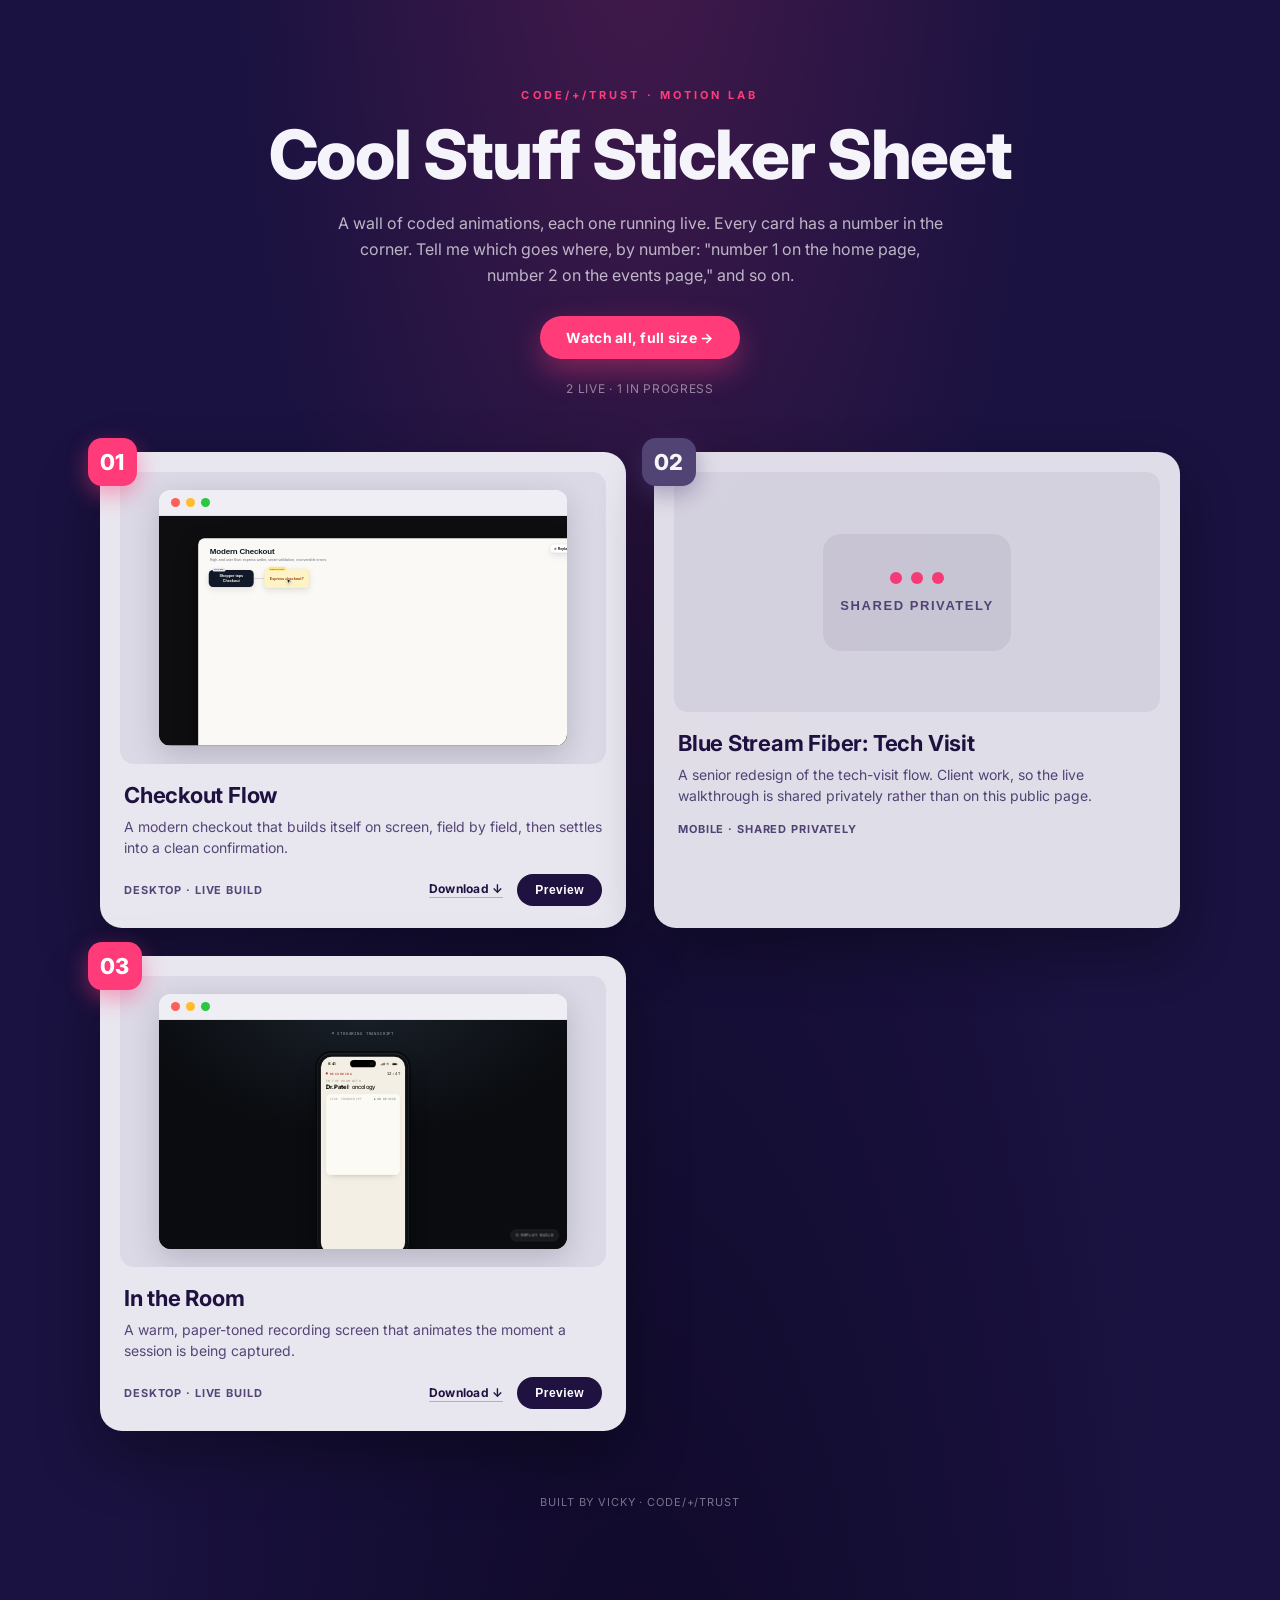
<file: index.html>
<!doctype html>
<html lang="en">
<head>
  <meta charset="utf-8" />
  <meta name="viewport" content="width=device-width, initial-scale=1" />
  <meta name="robots" content="noindex, nofollow" />
  <title>Cool Stuff Sticker Sheet</title>
  <link rel="preconnect" href="https://fonts.googleapis.com">
  <link rel="preconnect" href="https://fonts.gstatic.com" crossorigin>
  <link href="https://fonts.googleapis.com/css2?family=Inter:wght@400;500;600;700;800&display=swap" rel="stylesheet">
  <link rel="stylesheet" href="styles.css" />
</head>
<body data-mode="grid">
  <header class="hero">
    <p class="kicker">Code/+/Trust · Motion Lab</p>
    <h1>Cool Stuff Sticker Sheet</h1>
    <p class="sub">
      A wall of coded animations, each one running live. Every card has a number in the
      corner. Tell me which goes where, by number: "number 1 on the home page, number 2 on
      the events page," and so on.
    </p>
    <div class="hero-actions">
      <a class="reel-link" href="all.html">Watch all, full size →</a>
    </div>
    <p class="count"></p>
  </header>

  <main class="grid" id="grid"></main>

  <footer class="foot"><span>Built by Vicky · Code/+/Trust</span></footer>

  <script src="data.js"></script>
  <script src="app.js"></script>
</body>
</html>
</file>
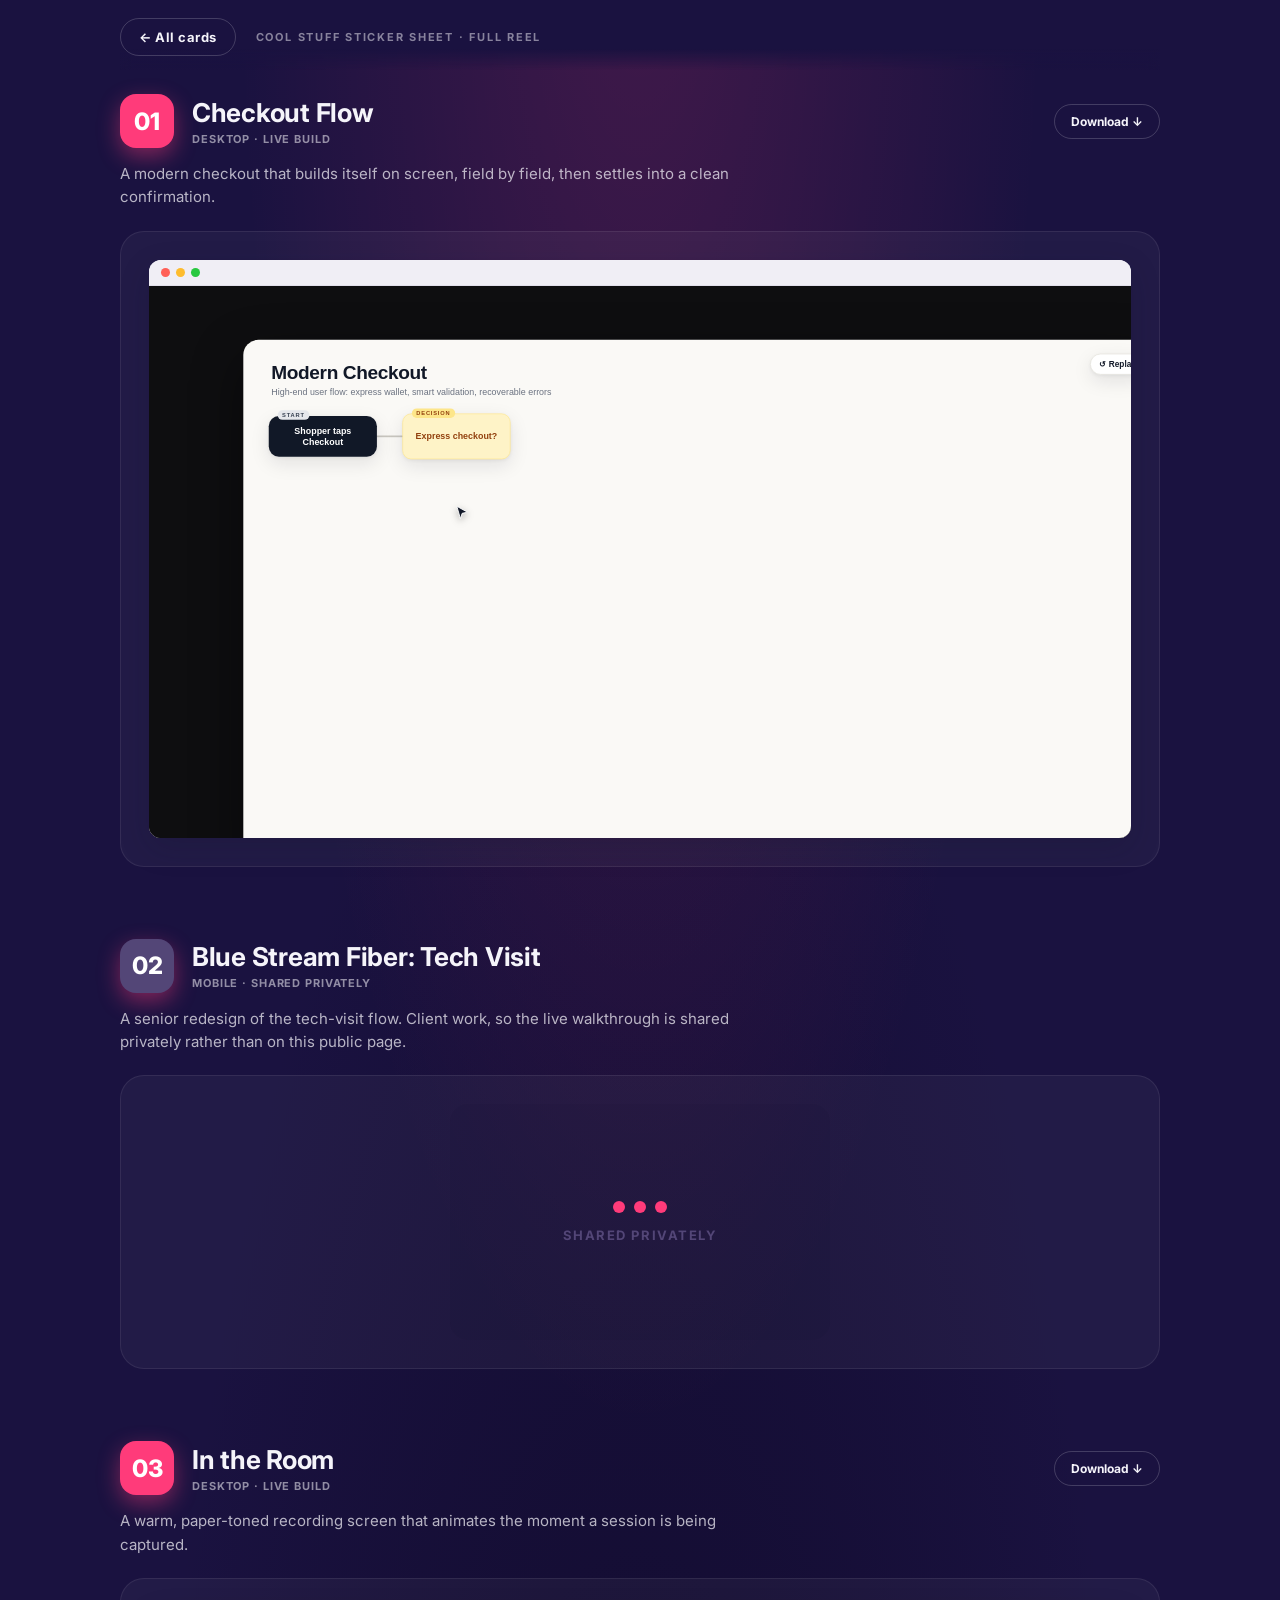
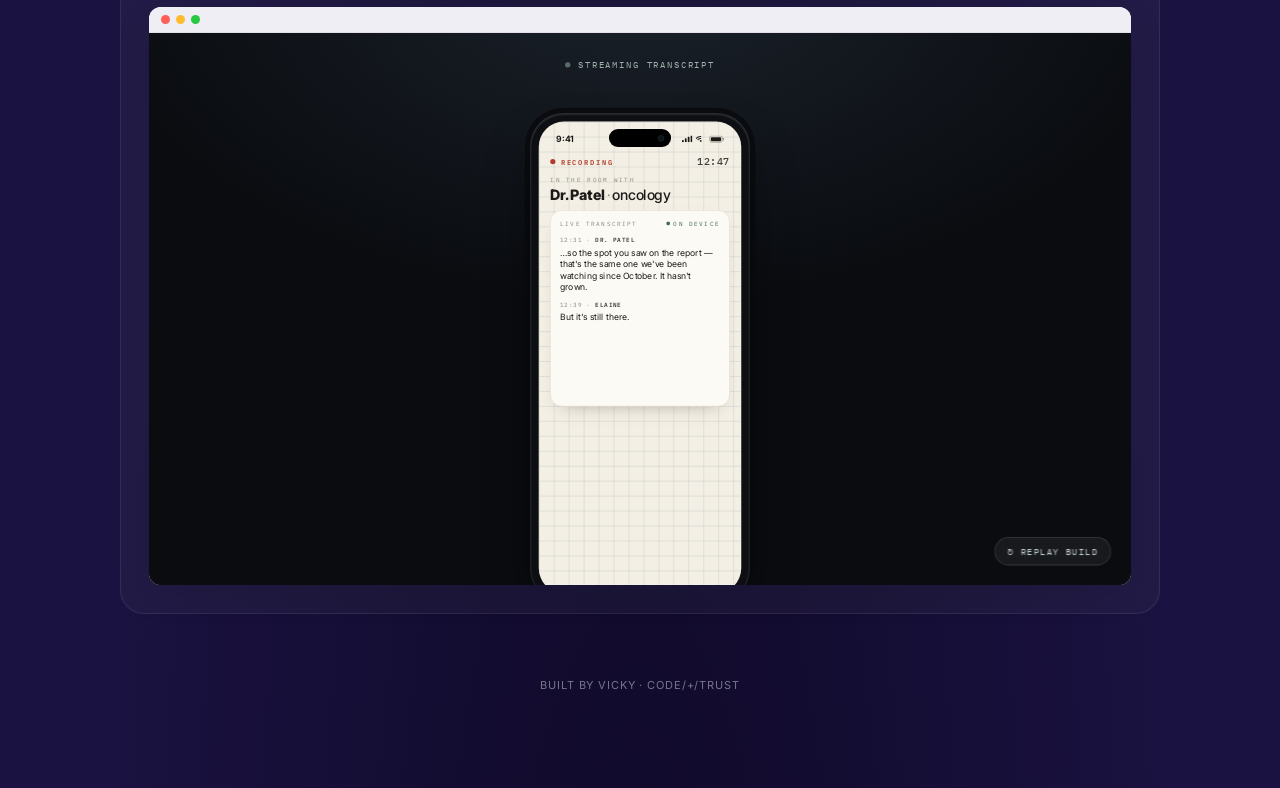
<file: all.html>
<!doctype html>
<html lang="en">
<head>
  <meta charset="utf-8" />
  <meta name="viewport" content="width=device-width, initial-scale=1" />
  <meta name="robots" content="noindex, nofollow" />
  <title>Cool Stuff Sticker Sheet · Full reel</title>
  <link rel="preconnect" href="https://fonts.googleapis.com">
  <link rel="preconnect" href="https://fonts.gstatic.com" crossorigin>
  <link href="https://fonts.googleapis.com/css2?family=Inter:wght@400;500;600;700;800&display=swap" rel="stylesheet">
  <link rel="stylesheet" href="styles.css" />
</head>
<body data-mode="reel">
  <div class="reel-bar">
    <a class="back-link" href="index.html">← All cards</a>
    <span class="reel-bar-title">Cool Stuff Sticker Sheet · Full reel</span>
  </div>

  <div class="reel" id="reel"></div>

  <footer class="foot"><span>Built by Vicky · Code/+/Trust</span></footer>

  <script src="data.js"></script>
  <script src="app.js"></script>
</body>
</html>
</file>
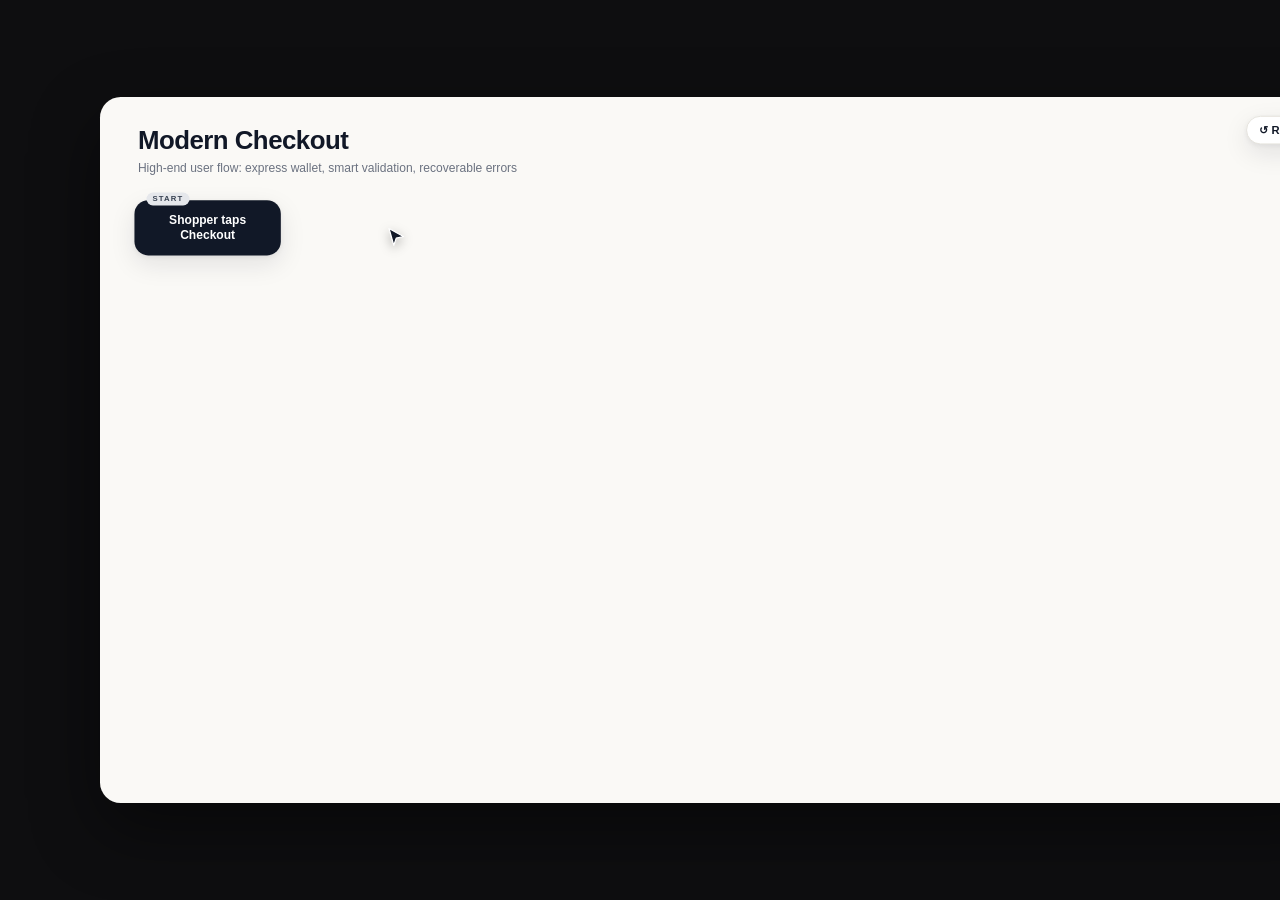
<file: animations/checkout-flow.html>
<!doctype html>
<html lang="en">
<head>
<meta charset="utf-8" />
<meta name="viewport" content="width=device-width, initial-scale=1" />
<title>Modern Checkout Flow - Live Build</title>
<style>
  :root{
    --bg:#0e0e10;
    --stage:#faf9f6;
    --ink:#111827;
    --muted:#6b7280;
    --line:#c9c7c0;
    --shadow:0 10px 30px rgba(17,24,39,.10), 0 2px 6px rgba(17,24,39,.06);
  }
  *{box-sizing:border-box}
  html,body{margin:0;height:100%;background:var(--bg);font-family:Inter,-apple-system,BlinkMacSystemFont,"Segoe UI",Roboto,sans-serif}
  .wrap{position:fixed;inset:0;display:grid;place-items:center;overflow:hidden}
  .scaler{transform-origin:center center}
  .stage{
    position:relative;width:1440px;height:820px;background:var(--stage);
    border-radius:24px;box-shadow:0 30px 80px rgba(0,0,0,.45);
    overflow:hidden;
  }
  .title{position:absolute;left:44px;top:34px;z-index:5}
  .title h1{margin:0;font-size:30px;letter-spacing:-.02em;color:var(--ink);font-weight:700}
  .title p{margin:6px 0 0;font-size:14px;color:var(--muted);font-weight:500}

  svg.edges{position:absolute;inset:0;width:100%;height:100%;z-index:2;pointer-events:none}
  .edge{fill:none;stroke:var(--line);stroke-width:2.5;stroke-linecap:round;stroke-linejoin:round;
        filter:drop-shadow(0 1px 0 rgba(255,255,255,.6))}
  .edge.dash{stroke-dasharray:7 7}
  .edge-label{font:600 12px/1 Inter,sans-serif;fill:var(--muted)}
  .edge-label-bg{fill:var(--stage)}

  .node{position:absolute;z-index:3;display:flex;align-items:center;justify-content:center;
        text-align:center;border-radius:16px;padding:10px 14px;font-weight:600;font-size:14px;
        line-height:1.25;box-shadow:var(--shadow);
        opacity:0;transform:translateY(10px) scale(.9);
        transition:opacity .42s cubic-bezier(.2,.8,.2,1), transform .42s cubic-bezier(.2,.8,.2,1)}
  .node.show{opacity:1;transform:translateY(0) scale(1)}
  .node .k{position:absolute;top:-9px;left:14px;font-size:9px;letter-spacing:.14em;
           text-transform:uppercase;padding:2px 7px;border-radius:999px;font-weight:700}

  .step{background:#fff;color:var(--ink);border:1px solid #e7e5df}
  .start,.done{background:var(--ink);color:#fff}
  .decision{background:#fef3c7;color:#92400e;border:1px solid #fde68a;border-radius:14px}
  .wallet{background:#ede9fe;color:#5b21b6;border:1px solid #ddd6fe}
  .success{background:#dcfce7;color:#065f46;border:1px solid #bbf7d0}
  .error{background:#fee2e2;color:#991b1b;border:1px solid #fecaca}

  .cursor{position:absolute;z-index:9;width:26px;height:26px;left:0;top:0;
          transform:translate(-4px,-2px);transition:transform .5s cubic-bezier(.45,.05,.2,1);
          filter:drop-shadow(0 4px 6px rgba(0,0,0,.3));pointer-events:none}
  .controls{position:absolute;right:22px;top:22px;z-index:10;display:flex;gap:10px}
  .btn{font:600 13px Inter,sans-serif;color:var(--ink);background:#fff;border:1px solid #e3e1da;
       padding:8px 14px;border-radius:999px;cursor:pointer;box-shadow:var(--shadow)}
  .btn:active{transform:translateY(1px)}
</style>
</head>
<body>
<div class="wrap">
  <div class="scaler" id="scaler">
    <div class="stage" id="stage">
      <div class="title">
        <h1>Modern Checkout</h1>
        <p>High-end user flow: express wallet, smart validation, recoverable errors</p>
      </div>
      <div class="controls"><button class="btn" id="replay">&#8634; Replay</button></div>
      <svg class="edges" id="edges" viewBox="0 0 1440 820" preserveAspectRatio="none"></svg>
      <svg class="cursor" id="cursor" viewBox="0 0 28 28">
        <path d="M5 3 L23 13 L14 15 L11 24 Z" fill="#111827" stroke="#fff" stroke-width="1.5" stroke-linejoin="round"/>
      </svg>
    </div>
  </div>
</div>

<script>
const N = {
  start:    {x:40,  y:120, w:170,h:64, label:"Shopper taps Checkout", kind:"start"},
  express:  {x:250, y:116, w:170,h:72, label:"Express checkout?", kind:"decision"},
  wallet:   {x:215, y:232, w:240,h:58, label:"One-tap wallet: card + address auto-filled", kind:"wallet"},
  identity: {x:500, y:120, w:170,h:64, label:"Sign in or guest", kind:"step"},
  contact:  {x:720, y:120, w:170,h:64, label:"Contact: email + phone", kind:"step"},
  shipping: {x:940, y:120, w:180,h:64, label:"Shipping + autocomplete", kind:"step"},
  addr:     {x:1180,y:116, w:170,h:72, label:"Address valid?", kind:"decision"},
  fix:      {x:1180,y:260, w:170,h:60, label:"Confirm or edit address", kind:"step"},

  delivery: {x:1180,y:380, w:180,h:64, label:"Delivery: std / express / pickup", kind:"step"},
  payment:  {x:940, y:380, w:180,h:64, label:"Payment: card or wallet", kind:"step"},
  promo:    {x:720, y:380, w:170,h:64, label:"Promo / gift card", kind:"step"},
  review:   {x:500, y:380, w:170,h:64, label:"Order review + totals", kind:"step"},
  place:    {x:280, y:380, w:160,h:64, label:"Place order", kind:"step"},
  auth:     {x:60,  y:376, w:170,h:72, label:"Payment authorized?", kind:"decision"},
  error:    {x:940, y:486, w:180,h:56, label:"Retry or switch payment", kind:"error"},

  confirm:  {x:60,  y:620, w:180,h:64, label:"Confirmation + tracking", kind:"success"},
  receipt:  {x:290, y:620, w:180,h:64, label:"Receipt + add to wallet", kind:"success"},
  done:     {x:520, y:622, w:120,h:60, label:"Done", kind:"done"},
};

// from, to, options{label, dash, route:[[x,y]...]}
const E = [
  ["start","express"],
  ["express","wallet",{label:"Express"}],
  ["express","identity",{label:"Step by step"}],
  ["identity","contact"],
  ["contact","shipping"],
  ["shipping","addr"],
  ["addr","fix",{label:"No"}],
  ["fix","shipping"],
  ["addr","delivery",{label:"Yes"}],
  ["delivery","payment"],
  ["payment","promo"],
  ["promo","review"],
  ["review","place"],
  ["place","auth"],
  ["auth","error",{label:"Declined"}],
  ["error","payment"],
  ["auth","confirm",{label:"Approved"}],
  ["wallet","auth"],
  ["confirm","receipt"],
  ["receipt","done"],
];

const kindLabel = {start:"Start",decision:"Decision",wallet:"Express",success:"Done",error:"Recover",step:"",done:""};
const kindChip  = {decision:"#92400e", wallet:"#5b21b6", success:"#065f46", error:"#991b1b"};
const kindChipBg= {decision:"#fde68a", wallet:"#ddd6fe", success:"#bbf7d0", error:"#fecaca"};

const stage=document.getElementById('stage');
const edges=document.getElementById('edges');
const cursor=document.getElementById('cursor');
const els={};

function buildNodes(){
  for(const id in N){
    const n=N[id];
    const d=document.createElement('div');
    d.className='node '+n.kind;
    d.style.left=n.x+'px'; d.style.top=n.y+'px';
    d.style.width=n.w+'px'; d.style.minHeight=n.h+'px';
    d.innerHTML = n.label;
    const kl=kindLabel[n.kind];
    if(kl){
      const chip=document.createElement('span');
      chip.className='k'; chip.textContent=kl;
      chip.style.color=kindChip[n.kind]||'#374151';
      chip.style.background=kindChipBg[n.kind]||'#e5e7eb';
      d.appendChild(chip);
    }
    stage.appendChild(d);
    els[id]=d;
  }
}

function cx(n){return n.x+n.w/2}
function cy(n){return n.y+n.h/2}

function path(a,b,opt){
  if(opt&&opt.route){
    return "M"+opt.route.map(p=>p.join(" ")).join(" L ");
  }
  const dx=cx(b)-cx(a), dy=cy(b)-cy(a);
  let sx,sy,ex,ey,d;
  if(Math.abs(dx)>=Math.abs(dy)){ // horizontal-first
    sx = dx>0 ? a.x+a.w : a.x; sy=cy(a);
    ex = dx>0 ? b.x : b.x+b.w; ey=cy(b);
    const mx=(sx+ex)/2;
    d=`M ${sx} ${sy} L ${mx} ${sy} L ${mx} ${ey} L ${ex} ${ey}`;
  }else{ // vertical-first
    sy = dy>0 ? a.y+a.h : a.y; sx=cx(a);
    ey = dy>0 ? b.y : b.y+b.h; ex=cx(b);
    const my=(sy+ey)/2;
    d=`M ${sx} ${sy} L ${sx} ${my} L ${ex} ${my} L ${ex} ${ey}`;
  }
  return d;
}

// custom route for the long express-skip line, hugging the top + left margin
function preroute(){
  const w=N.wallet, a=N.auth;
  for(const e of E){
    if(e[0]==="wallet"&&e[1]==="auth"){
      e[2]=e[2]||{}; e[2].dash=true; e[2].label="skip to pay"; e[2].labelPos=0.24;
      e[2].route=[[w.x, cy(w)],[24, cy(w)],[24, cy(a)],[a.x, cy(a)]];
    }
  }
}

const NS="http://www.w3.org/2000/svg";
function makeEdge(a,b,opt){
  const p=document.createElementNS(NS,'path');
  p.setAttribute('d', path(a,b,opt));
  p.setAttribute('class','edge'+(opt&&opt.dash?' dash':''));
  edges.appendChild(p);
  const len=p.getTotalLength();
  p.style.strokeDasharray = (opt&&opt.dash)? "7 7" : len;
  p.style.strokeDashoffset = len;
  const end=p.getPointAtLength(len);
  const just=p.getPointAtLength(Math.max(0,len-8));
  const ang=Math.atan2(end.y-just.y, end.x-just.x);
  const head=document.createElementNS(NS,'path');
  const s=7, hx=end.x, hy=end.y;
  head.setAttribute('d',
    `M ${hx} ${hy} L ${hx-s*Math.cos(ang-0.5)} ${hy-s*Math.sin(ang-0.5)} `+
    `L ${hx-s*Math.cos(ang+0.5)} ${hy-s*Math.sin(ang+0.5)} Z`);
  head.setAttribute('fill','#c9c7c0'); head.style.opacity=0;
  edges.appendChild(head);
  let label=null;
  if(opt&&opt.label){
    const frac=(opt&&typeof opt.labelPos==='number')?opt.labelPos:0.5;
    const mid=p.getPointAtLength(len*frac);
    const g=document.createElementNS(NS,'g'); g.style.opacity=0;
    const t=document.createElementNS(NS,'text');
    t.setAttribute('class','edge-label'); t.setAttribute('x',mid.x); t.setAttribute('y',mid.y+4);
    t.setAttribute('text-anchor','middle'); t.textContent=opt.label;
    const bg=document.createElementNS(NS,'rect');
    const wpx=opt.label.length*6.6+12;
    bg.setAttribute('class','edge-label-bg');
    bg.setAttribute('x',mid.x-wpx/2);bg.setAttribute('y',mid.y-9);
    bg.setAttribute('width',wpx);bg.setAttribute('height',18);bg.setAttribute('rx',6);
    g.appendChild(bg);g.appendChild(t);edges.appendChild(g);
    label=g;
  }
  return {p,len,head,label,dash:!!(opt&&opt.dash)};
}

function sleep(ms){return new Promise(r=>setTimeout(r,ms))}
function moveCursor(n){ cursor.style.transform=`translate(${cx(n)-4}px, ${cy(n)-2}px)`; }

async function run(){
  edges.innerHTML=''; Object.values(els).forEach(e=>e.classList.remove('show'));
  E.forEach(e=>e._drawn=false);
  cursor.style.transform='translate(60px,40px)';
  preroute();
  await sleep(400);

  const shown=new Set();
  for(const id of Object.keys(N)){
    moveCursor(N[id]);
    await sleep(360);
    els[id].classList.add('show');
    shown.add(id);
    await sleep(180);
    for(const e of E){
      if(e._drawn) continue;
      if(shown.has(e[0])&&shown.has(e[1])){
        e._drawn=true;
        const ed=makeEdge(N[e[0]],N[e[1]],e[2]);
        ed.p.style.transition='stroke-dashoffset .5s ease';
        requestAnimationFrame(()=>{ ed.p.style.strokeDashoffset = ed.dash? -14 : 0; });
        setTimeout(()=>{ ed.head.style.transition='opacity .25s'; ed.head.style.opacity=1;
                         if(ed.label){ed.label.style.transition='opacity .3s';ed.label.style.opacity=1;} }, 430);
        await sleep(120);
      }
    }
  }
}

function fit(){
  const pad=40;
  const s=Math.min((innerWidth-pad)/1440,(innerHeight-pad)/820);
  document.getElementById('scaler').style.transform=`scale(${s})`;
}
addEventListener('resize',fit);

buildNodes(); fit();
document.getElementById('replay').onclick=run;
run();
</script>
</body>
</html>
</file>
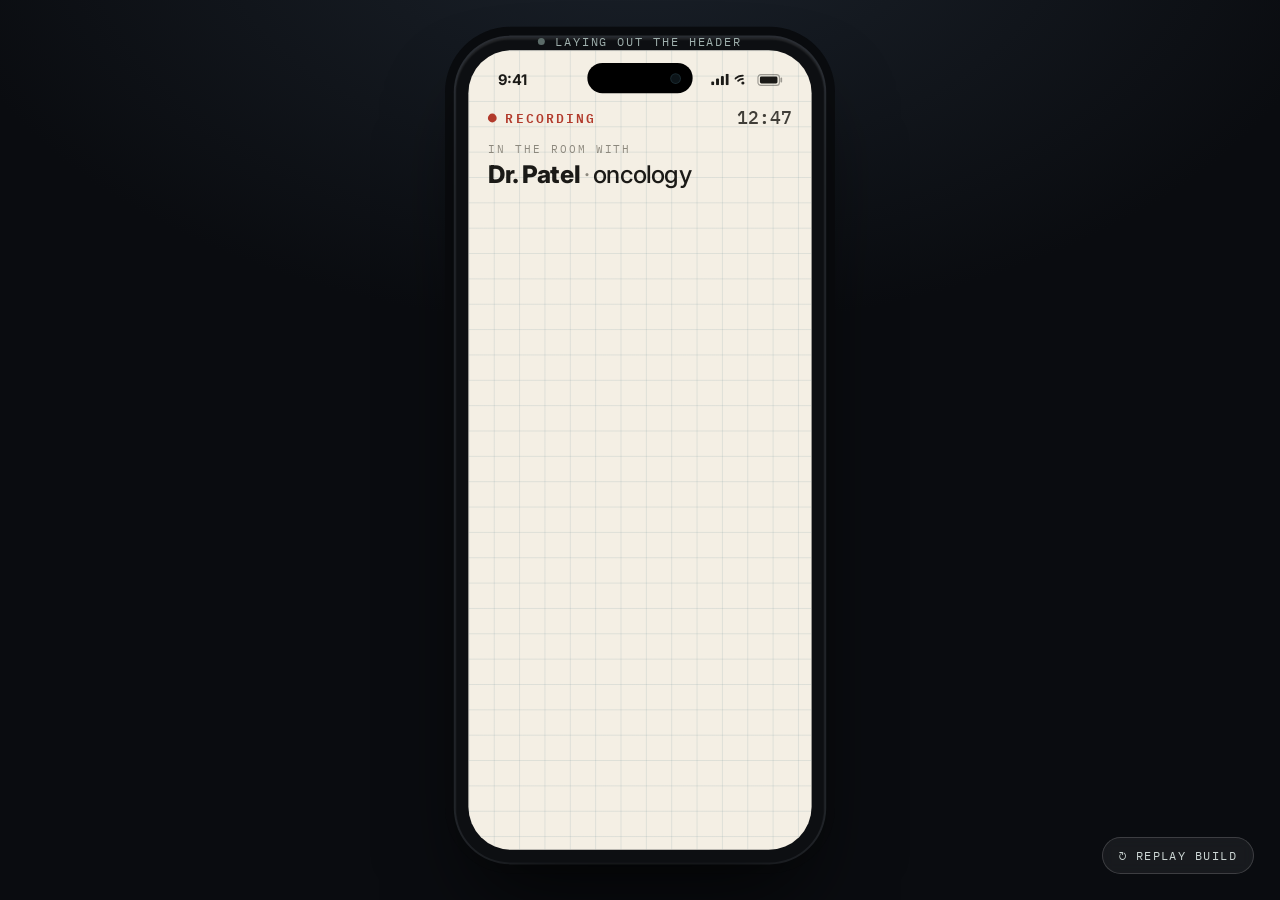
<file: animations/in-the-room.html>
<!doctype html>
<html lang="en">
<head>
<meta charset="utf-8" />
<meta name="viewport" content="width=device-width, initial-scale=1" />
<title>In the room &middot; live build</title>
<link rel="preconnect" href="https://fonts.googleapis.com">
<link rel="preconnect" href="https://fonts.gstatic.com" crossorigin>
<link href="https://fonts.googleapis.com/css2?family=Inter:wght@400;500;600;700;800&family=IBM+Plex+Mono:wght@400;500;600&display=swap" rel="stylesheet">
<style>
  :root{
    --cream:#F4EFE4;
    --cream-2:#FBF8F1;
    --card:#FCFAF4;
    --ink:#1B1A17;
    --ink-soft:#403E38;
    --muted:#8C887D;
    --line:#E7E0D1;
    --rec:#B23A2B;
    --green:#3E6B52;
    --green-soft:#86A18C;
    --amber:#B7893A;
    --amber-bg:#FBF2DE;
    --pink-bg:#F6EAE6;
    --end:#C0463A;
    --pause:#EAE3D4;
    --wave-a:#2C6E6A;
    --wave-b:#3E6B52;
    --blue:#0a0c10;
    --grid:rgba(120,150,160,.18);
    --device:#0d0f12;
  }
  *{box-sizing:border-box}
  html,body{margin:0;height:100%}
  body{
    background:radial-gradient(1200px 700px at 50% -10%, #1b222b 0%, var(--blue) 60%), var(--blue);
    font-family:Inter,-apple-system,BlinkMacSystemFont,"Segoe UI",Roboto,sans-serif;
    color:#fff;overflow:hidden;
  }
  .wrap{position:fixed;inset:0;display:grid;place-items:center}

  .caption{
    position:fixed;left:50%;top:34px;transform:translateX(-50%);
    font-family:"IBM Plex Mono",monospace;font-size:12px;letter-spacing:.16em;
    text-transform:uppercase;color:#9fb0ad;display:flex;align-items:center;gap:10px;z-index:30;
  }
  .caption .dot{width:7px;height:7px;border-radius:50%;background:#5b6b68;transition:background .4s}
  .caption.live .dot{background:var(--rec);animation:pulse 1.6s infinite}
  .replay{
    position:fixed;right:26px;bottom:26px;z-index:30;
    font-family:"IBM Plex Mono",monospace;font-size:12px;letter-spacing:.12em;text-transform:uppercase;
    color:#cdd7d5;background:rgba(255,255,255,.06);border:1px solid rgba(255,255,255,.16);
    padding:10px 16px;border-radius:999px;cursor:pointer;backdrop-filter:blur(6px);transition:.2s;
  }
  .replay:hover{background:rgba(255,255,255,.12);color:#fff}

  .scaler{transform-origin:center center}
  .phone{
    position:relative;width:378px;height:846px;border-radius:56px;background:var(--device);padding:13px;
    box-shadow:0 2px 2px rgba(255,255,255,.10) inset,0 50px 90px -20px rgba(0,0,0,.7),0 0 0 2px #2a2e34,0 0 0 11px #0a0c0f;
    opacity:0;transform:translateY(26px) scale(.97);
    transition:opacity .7s cubic-bezier(.2,.8,.2,1), transform .9s cubic-bezier(.2,.8,.2,1);
  }
  .phone.in{opacity:1;transform:none}
  .screen{position:relative;width:100%;height:100%;border-radius:44px;overflow:hidden;background:var(--cream);color:var(--ink)}
  .screen::before{
    content:"";position:absolute;inset:0;z-index:0;pointer-events:none;
    background-image:linear-gradient(var(--grid) 1px,transparent 1px),linear-gradient(90deg,var(--grid) 1px,transparent 1px);
    background-size:26px 26px;opacity:0;transition:opacity .6s;
  }
  .screen.blueprint::before{opacity:1}

  .island{position:absolute;top:13px;left:50%;transform:translateX(-50%);width:108px;height:31px;border-radius:20px;background:#000;z-index:20}
  .island::after{content:"";position:absolute;right:13px;top:50%;transform:translateY(-50%);width:9px;height:9px;border-radius:50%;background:#0c1418;box-shadow:0 0 0 1px #1a2a30}

  .status{position:absolute;top:0;left:0;right:0;height:54px;display:flex;align-items:center;justify-content:space-between;padding:0 30px;z-index:15;font-weight:700;font-size:15px}
  .status .time{margin-top:6px}
  .status .ic{margin-top:6px;display:flex;align-items:center;gap:6px}

  .content{position:absolute;inset:0;padding:58px 20px 0;z-index:5;overflow:hidden}

  .u{opacity:0;transform:translateY(14px);filter:blur(6px);transition:opacity .5s ease, transform .55s cubic-bezier(.2,.85,.25,1), filter .5s ease}
  .u.in{opacity:1;transform:none;filter:none}

  .rec-row{display:flex;align-items:center;justify-content:space-between;margin-bottom:13px}
  .rec{display:flex;align-items:center;gap:9px;font-family:"IBM Plex Mono",monospace;font-weight:600;font-size:13px;letter-spacing:.18em;color:var(--rec)}
  .rec .d{width:9px;height:9px;border-radius:50%;background:var(--rec);animation:pulse 1.7s infinite}
  .rec-time{font-family:"IBM Plex Mono",monospace;font-weight:500;font-size:18px;color:var(--ink-soft);letter-spacing:.02em}
  .with-lbl{font-family:"IBM Plex Mono",monospace;font-size:11px;letter-spacing:.2em;color:var(--muted);text-transform:uppercase;margin-bottom:6px}
  .with-name{font-size:25px;font-weight:800;letter-spacing:-.02em;line-height:1.05}
  .with-name .spec{font-weight:500}
  .with-name .mid{color:var(--muted);font-weight:400;margin:0 4px}

  .tcard{margin-top:14px;background:var(--card);border:1px solid var(--line);border-radius:20px;padding:15px 16px 12px;box-shadow:0 14px 30px -22px rgba(40,35,20,.5)}
  .tcard-head{display:flex;align-items:center;justify-content:space-between;margin-bottom:11px}
  .tcard-head .l,.tcard-head .r{font-family:"IBM Plex Mono",monospace;font-size:11px;letter-spacing:.18em;text-transform:uppercase}
  .tcard-head .l{color:var(--muted)}
  .tcard-head .r{color:var(--green);display:flex;align-items:center;gap:6px}
  .tcard-head .r .chip{width:6px;height:6px;border-radius:2px;background:var(--green)}

  .line{margin-bottom:10px}
  .line .meta{font-family:"IBM Plex Mono",monospace;font-size:11px;letter-spacing:.06em;color:var(--muted);margin-bottom:4px}
  .line .meta b{color:var(--ink-soft);font-weight:600}
  .line .txt{font-size:15px;line-height:1.32;color:var(--ink);letter-spacing:-.01em}
  .line.faint .txt{color:#9b978c}
  .cursor-blk{display:inline-block;width:9px;height:17px;background:var(--green);vertical-align:-2px;margin-left:2px;animation:blink 1s steps(1) infinite}

  .qhead{display:flex;align-items:center;justify-content:space-between;margin:16px 2px 10px}
  .qhead .l{font-family:"IBM Plex Mono",monospace;font-size:11px;letter-spacing:.2em;text-transform:uppercase;color:var(--muted)}
  .qhead .r{font-family:"IBM Plex Mono",monospace;font-size:12px;color:var(--green);letter-spacing:.04em}
  .q{display:flex;gap:12px;align-items:flex-start;padding:12px 14px;border-radius:15px;margin-bottom:8px;background:var(--cream-2);border:1px solid transparent}
  .q.pink{background:var(--pink-bg)}
  .q.active{background:var(--amber-bg);border-color:#E7CB8E}
  .q .mark{flex:0 0 auto;width:22px;height:22px;border-radius:50%;display:grid;place-items:center;margin-top:1px}
  .q .mark.done{background:#D6E6D8}
  .q .mark.done svg{width:12px;height:12px;stroke:var(--green);stroke-width:2.5;fill:none}
  .q .mark.open{border:2px solid var(--amber);background:transparent}
  .q .mark.open i{width:7px;height:7px;border-radius:50%;background:var(--amber);display:block}
  .q .body .qt{font-size:14.5px;line-height:1.3;color:var(--ink);letter-spacing:-.01em}
  .q.answered .qt{color:var(--green-soft);text-decoration:line-through;text-decoration-color:rgba(134,161,140,.7)}
  .q .body .sub{margin-top:6px;font-family:"IBM Plex Mono",monospace;font-size:11.5px;color:var(--muted);letter-spacing:.02em}
  .q.active .qt{color:var(--ink);font-weight:600}

  .barwrap{position:absolute;left:0;right:0;bottom:0;z-index:18;padding:12px 20px 16px;
    background:linear-gradient(to top, var(--cream) 55%, rgba(244,239,228,0));
    transform:translateY(120%);transition:transform .6s cubic-bezier(.2,.85,.25,1)}
  .barwrap.in{transform:none}
  .bar{display:flex;align-items:center;gap:14px;background:var(--cream-2);border:1px solid var(--line);border-radius:999px;padding:10px 12px;box-shadow:0 16px 30px -18px rgba(40,35,20,.5)}
  .pausebtn{flex:0 0 auto;width:52px;height:52px;border-radius:50%;background:var(--pause);display:grid;place-items:center}
  .pausebtn span{display:flex;gap:5px}
  .pausebtn span i{width:5px;height:18px;border-radius:2px;background:var(--ink-soft)}
  .wave{flex:1;height:44px;display:flex;align-items:center;justify-content:center;gap:3px;overflow:hidden}
  .wave i{flex:0 0 4px;width:4px;height:8%;border-radius:3px;background:linear-gradient(to bottom,var(--wave-a),var(--wave-b));transition:height .09s linear}
  .endbtn{flex:0 0 auto;background:var(--end);color:#fff;font-weight:700;font-size:15.5px;padding:15px 22px;border-radius:999px;letter-spacing:-.01em;box-shadow:0 8px 18px -8px rgba(192,70,58,.7)}

  @keyframes pulse{0%{box-shadow:0 0 0 0 rgba(178,58,43,.45)}70%{box-shadow:0 0 0 9px rgba(178,58,43,0)}100%{box-shadow:0 0 0 0 rgba(178,58,43,0)}}
  @keyframes blink{0%,50%{opacity:1}51%,100%{opacity:0}}
</style>
</head>
<body>
  <div class="caption" id="caption"><span class="dot"></span><span id="captext">assembling interface</span></div>

  <div class="wrap">
    <div class="scaler" id="scaler">
      <div class="phone" id="phone">
        <div class="screen blueprint" id="screen">
          <div class="island"></div>

          <div class="status u" data-u="status">
            <div class="time">9:41</div>
            <div class="ic">
              <svg width="18" height="12" viewBox="0 0 18 12"><g fill="#1B1A17"><rect x="0" y="8" width="3" height="4" rx="1"/><rect x="5" y="5" width="3" height="7" rx="1"/><rect x="10" y="2.5" width="3" height="9.5" rx="1"/><rect x="15" y="0" width="3" height="12" rx="1"/></g></svg>
              <svg width="17" height="12" viewBox="0 0 17 12" fill="none"><path d="M8.5 2C5.4 2 2.6 3.2.6 5.2" stroke="#1B1A17" stroke-width="1.8" stroke-linecap="round"/><path d="M8.5 5.4c-1.9 0-3.6.7-4.9 2" stroke="#1B1A17" stroke-width="1.8" stroke-linecap="round"/><circle cx="8.5" cy="9.6" r="1.6" fill="#1B1A17"/></svg>
              <svg width="26" height="13" viewBox="0 0 26 13"><rect x="1" y="1" width="22" height="11" rx="3" fill="none" stroke="#1B1A17" stroke-opacity=".4" stroke-width="1.2"/><rect x="3" y="3" width="18" height="7" rx="1.5" fill="#1B1A17"/><rect x="24" y="4" width="2" height="5" rx="1" fill="#1B1A17" fill-opacity=".4"/></svg>
            </div>
          </div>

          <div class="content" id="content">
            <div class="u" data-u="recrow">
              <div class="rec-row">
                <div class="rec"><span class="d"></span>RECORDING</div>
                <div class="rec-time">12:47</div>
              </div>
            </div>
            <div class="u" data-u="withname">
              <div class="with-lbl">In the room with</div>
              <div class="with-name">Dr. Patel<span class="mid">&middot;</span><span class="spec">oncology</span></div>
            </div>

            <div class="tcard u" data-u="tcard">
              <div class="tcard-head">
                <div class="l">Live transcript</div>
                <div class="r"><span class="chip"></span>On device</div>
              </div>

              <div class="line u" data-u="l1">
                <div class="meta">12:31 &middot; <b>DR. PATEL</b></div>
                <div class="txt">&hellip;so the spot you saw on the report &mdash; that's the same one we've been watching since October. It hasn't grown.</div>
              </div>
              <div class="line u" data-u="l2">
                <div class="meta">12:39 &middot; <b>ELAINE</b></div>
                <div class="txt">But it's still there.</div>
              </div>
              <div class="line u" data-u="l3">
                <div class="meta">12:42 &middot; <b>DR. PATEL</b></div>
                <div class="txt">It is. Stable is good news here. We'll image again in six months, and if it hasn't changed, we move to annual.</div>
              </div>
              <div class="line faint u" data-u="l4">
                <div class="meta">12:47 &middot; <b>DR. PATEL</b></div>
                <div class="txt"><span id="typetarget"></span><span class="cursor-blk" id="cursor" style="display:none"></span></div>
              </div>
            </div>

            <div class="u" data-u="qhead">
              <div class="qhead">
                <div class="l">Your questions</div>
                <div class="r">2 of 5 covered</div>
              </div>
            </div>

            <div class="q answered u" data-u="q1">
              <div class="mark done"><svg viewBox="0 0 24 24"><path d="M5 13l4 4L19 7"/></svg></div>
              <div class="body">
                <div class="qt">Are my hormone levels stable enough to taper the Anastrozole?</div>
                <div class="sub">Answered &middot; jump to 3:42</div>
              </div>
            </div>
            <div class="q answered pink u" data-u="q2">
              <div class="mark done"><svg viewBox="0 0 24 24"><path d="M5 13l4 4L19 7"/></svg></div>
              <div class="body">
                <div class="qt">The numbness in my right hand &mdash; is that the medication?</div>
                <div class="sub">Answered &middot; jump to 8:15</div>
              </div>
            </div>
            <div class="q active u" data-u="q3">
              <div class="mark open"><i></i></div>
              <div class="body">
                <div class="qt">Should I be worried about the spot on my last scan?</div>
              </div>
            </div>
          </div>

          <div class="barwrap" id="barwrap">
            <div class="bar">
              <div class="pausebtn"><span><i></i><i></i></span></div>
              <div class="wave" id="wave"></div>
              <div class="endbtn">End visit</div>
            </div>
          </div>

        </div>
      </div>
    </div>
  </div>

  <button class="replay" id="replay">&#8635; replay build</button>

<script>
(function(){
  function fit(){
    var s = Math.min((window.innerWidth-40)/380, (window.innerHeight-120)/800, 1.05);
    document.getElementById('scaler').style.transform = 'scale('+s+')';
  }
  window.addEventListener('resize', fit); fit();

  var wave = document.getElementById('wave');
  var BARS = 42, bars = [];
  for (var i=0;i<BARS;i++){ var b=document.createElement('i'); wave.appendChild(b); bars.push(b); }
  var live = false, gate = 1, gateTarget = 1, t0 = 0;
  function rnd(seed){ return (Math.sin(seed*127.1)*43758.5453)%1; }
  function waveFrame(ts){
    if(!t0) t0 = ts;
    var t = (ts - t0);
    if (Math.floor(t/420)!==Math.floor((t-16)/420)){
      gateTarget = (Math.abs(rnd(Math.floor(t/420)))<0.16) ? 0.18 : (0.6+Math.abs(rnd(Math.floor(t/420)+7))*0.4);
    }
    gate += (gateTarget-gate)*0.12;
    var amp = live ? gate : 0.12;
    var center = (BARS-1)/2;
    for (var i2=0;i2<BARS;i2++){
      var env = 1 - Math.pow(Math.abs(i2-center)/center, 1.7)*0.55;
      var s1 = Math.sin(t*0.013 + i2*0.55);
      var s2 = Math.sin(t*0.027 + i2*1.3 + 2);
      var s3 = Math.sin(t*0.006 + i2*0.2);
      var v = (s1*0.45 + s2*0.35 + s3*0.2)*0.5+0.5;
      var h = (0.10 + v*0.9*env*amp);
      bars[i2].style.height = (Math.max(0.06, Math.min(1, h))*100).toFixed(1)+'%';
    }
    requestAnimationFrame(waveFrame);
  }
  requestAnimationFrame(waveFrame);

  var screen = document.getElementById('screen');
  var phone = document.getElementById('phone');
  var caption = document.getElementById('caption');
  var captext = document.getElementById('captext');
  var barwrap = document.getElementById('barwrap');
  var cursor = document.getElementById('cursor');
  var typetarget = document.getElementById('typetarget');
  var timers = [];
  function at(ms, fn){ timers.push(setTimeout(fn, ms)); }
  function show(name){ var el=document.querySelector('[data-u="'+name+'"]'); if(el) el.classList.add('in'); }

  var DASH = String.fromCharCode(8212), ELL = String.fromCharCode(8230);
  var TYPE = "I want to talk about the travel question too "+DASH+" that's a good one to bring up because"+ELL;
  function typeOut(str, el, speed){
    var i=0; (function step(){ if(i<=str.length){ el.textContent=str.slice(0,i); i++; timers.push(setTimeout(step, speed)); } })();
  }

  function reset(){
    timers.forEach(clearTimeout); timers=[];
    live=false; gate=1; gateTarget=1;
    phone.classList.remove('in');
    screen.classList.add('blueprint');
    barwrap.classList.remove('in');
    cursor.style.display='none'; typetarget.textContent='';
    caption.classList.remove('live'); captext.textContent='assembling interface';
    document.querySelectorAll('.u').forEach(function(e){ e.classList.remove('in'); });
  }

  function run(){
    reset();
    at(120, function(){ phone.classList.add('in'); });
    at(620, function(){ show('status'); });
    at(820, function(){ captext.textContent='laying out the header'; show('recrow'); });
    at(1020, function(){ show('withname'); });
    at(1320, function(){ captext.textContent='streaming transcript'; show('tcard'); });
    at(1620, function(){ show('l1'); });
    at(1880, function(){ show('l2'); });
    at(2120, function(){ show('l3'); });
    at(2380, function(){ show('l4'); });
    at(2680, function(){ captext.textContent='matching your questions'; show('qhead'); });
    at(2880, function(){ show('q1'); });
    at(3040, function(){ show('q2'); });
    at(3200, function(){ show('q3'); });
    at(3520, function(){ captext.textContent='bringing it online'; screen.classList.remove('blueprint'); });
    at(3720, function(){ barwrap.classList.add('in'); });
    at(4150, function(){
      live = true;
      caption.classList.add('live');
      captext.innerHTML = 'recording &middot; live';
      cursor.style.display='inline-block';
      typeOut(TYPE, typetarget, 38);
    });
  }

  document.getElementById('replay').addEventListener('click', run);
  run();
})();
</script>
</body>
</html>
</file>
<file: styles.css>
/* Cool Stuff Sticker Sheet : shared styles.
   Palette follows the events.codeandtrust.com home page: deep indigo canvas,
   warm off-white cards, magenta accent. */

:root{
  --bg:#1a1240;
  --bg-deep:#0f0928;
  --card:#e8e6ef;
  --ink:#1f1240;
  --ink-muted:#534677;
  --magenta:#ff3b7a;
}

*{box-sizing:border-box}

body{
  margin:0;
  min-height:100vh;
  background:
    radial-gradient(ellipse at 50% -10%, rgba(255,59,122,0.18) 0%, transparent 45%),
    radial-gradient(ellipse at 50% 120%, var(--bg-deep) 0%, transparent 60%),
    var(--bg);
  color:#f5f4fa;
  font-family:Inter, system-ui, -apple-system, sans-serif;
  padding:0 24px 96px;
}

/* ---- hero ---- */
.hero{max-width:900px;margin:0 auto;padding:88px 0 56px;text-align:center}
.kicker{font-size:11px;font-weight:700;letter-spacing:0.28em;text-transform:uppercase;color:var(--magenta);margin:0 0 18px}
.hero h1{font-size:clamp(40px,7vw,68px);line-height:1.02;margin:0;letter-spacing:-0.02em;font-weight:800}
.sub{font-size:16px;line-height:1.6;color:rgba(245,244,250,0.72);max-width:620px;margin:22px auto 0}
.hero-actions{margin:28px 0 0}
.reel-link{display:inline-block;background:var(--magenta);color:#fff;font-size:14px;font-weight:700;letter-spacing:0.02em;padding:13px 26px;border-radius:999px;text-decoration:none;box-shadow:0 12px 30px rgba(255,59,122,0.4);transition:transform .2s ease, box-shadow .2s ease}
.reel-link:hover{transform:translateY(-2px);box-shadow:0 18px 40px rgba(255,59,122,0.5)}
.count{font-size:12px;letter-spacing:0.06em;color:rgba(245,244,250,0.5);margin:22px 0 0;text-transform:uppercase}

/* ---- grid ---- */
.grid{max-width:1080px;margin:0 auto;display:grid;grid-template-columns:repeat(2,1fr);gap:28px}
@media (max-width:780px){.grid{grid-template-columns:1fr}}

.card{position:relative;background:var(--card);border-radius:22px;padding:20px 20px 22px;box-shadow:0 24px 60px rgba(0,0,0,0.35);transition:transform .25s ease, box-shadow .25s ease}
.card-live:hover{transform:translateY(-4px);box-shadow:0 34px 80px rgba(0,0,0,0.45)}
.card-soon{opacity:0.96}

.num{position:absolute;top:-14px;left:-12px;z-index:3;display:grid;place-items:center;min-width:48px;height:48px;padding:0 12px;border-radius:14px;background:var(--magenta);color:#fff;font-weight:800;font-size:22px;letter-spacing:0.02em;box-shadow:0 8px 22px rgba(255,59,122,0.45)}
.card-soon .num{background:var(--ink-muted);box-shadow:0 8px 22px rgba(83,70,119,0.4)}

.preview-wrap{display:flex;align-items:center;justify-content:center;width:100%;border:0;background:#dcd9e6;border-radius:14px;padding:18px 0;cursor:pointer;position:relative;overflow:hidden;min-height:240px}
.preview-wrap:disabled{cursor:default}
.expand-hint{position:absolute;bottom:10px;right:12px;font-size:10px;font-weight:700;letter-spacing:0.1em;text-transform:uppercase;color:#fff;background:rgba(31,18,64,0.78);padding:5px 9px;border-radius:999px;opacity:0;transition:opacity .2s ease}
.preview-wrap:hover .expand-hint{opacity:1}

/* desktop browser frame */
.browser-frame{border-radius:12px;overflow:hidden;background:#fff;box-shadow:0 10px 30px rgba(17,24,39,0.18)}
.browser-bar{height:26px;background:#f0eef5;display:flex;align-items:center;gap:6px;padding:0 12px;border-bottom:1px solid #e2dfeb}
.browser-bar span{width:9px;height:9px;border-radius:50%;background:#cfcbdb}
.browser-bar span:first-child{background:#ff5f57}.browser-bar span:nth-child(2){background:#febc2e}.browser-bar span:nth-child(3){background:#28c840}
.browser-body{position:relative;overflow:hidden;background:#faf9f6}
.browser-body iframe,.phone-screen iframe{transform-origin:top left;border:0;display:block}

/* mobile phone bezel */
.phone-bezel{position:relative;background:#0f0928;border-radius:26px;padding:8px;box-shadow:0 12px 30px rgba(15,9,40,0.5)}
.phone-screen{position:relative;width:100%;border-radius:18px;overflow:hidden;background:#fff}

/* coming-soon slot */
.soon-slot{display:flex;flex-direction:column;align-items:center;justify-content:center;gap:14px;color:var(--ink-muted);background:rgba(15,9,40,0.06);border-radius:18px}
.soon-slot p{margin:0;font-size:13px;font-weight:700;letter-spacing:0.12em;text-transform:uppercase}
.soon-dots{display:flex;gap:9px}
.soon-dots span{width:12px;height:12px;border-radius:50%;background:var(--magenta);animation:bounce 1.1s infinite ease-in-out}
.soon-dots span:nth-child(2){animation-delay:.16s}.soon-dots span:nth-child(3){animation-delay:.32s}
@keyframes bounce{0%,80%,100%{transform:translateY(0);opacity:.55}40%{transform:translateY(-12px);opacity:1}}

/* card meta */
.card-meta{padding:18px 4px 0}
.card-meta h2{color:var(--ink);font-size:22px;font-weight:700;letter-spacing:-0.01em;margin:0}
.blurb{color:var(--ink-muted);font-size:14px;line-height:1.5;margin:8px 0 0}
.card-foot{display:flex;align-items:center;justify-content:space-between;gap:12px;margin-top:16px}
.tag{font-size:11px;font-weight:700;letter-spacing:0.08em;text-transform:uppercase;color:var(--ink-muted)}
.card-actions{display:flex;align-items:center;gap:14px}
.dl-link{color:var(--ink);font-size:12px;font-weight:700;letter-spacing:0.02em;text-decoration:none;border-bottom:1px solid rgba(31,18,64,0.25);padding-bottom:1px;transition:color .2s ease, border-color .2s ease}
.dl-link:hover{color:var(--magenta);border-color:var(--magenta)}
.open-btn{border:0;background:var(--ink);color:#fff;font-size:12px;font-weight:700;letter-spacing:0.04em;padding:9px 18px;border-radius:999px;cursor:pointer;transition:background .2s ease}
.open-btn:hover{background:var(--magenta)}

/* ---- reel (all.html) ---- */
.reel-bar{position:sticky;top:0;z-index:10;display:flex;align-items:center;gap:20px;max-width:1040px;margin:0 auto;padding:18px 0 14px;background:linear-gradient(var(--bg) 70%, rgba(26,18,64,0));backdrop-filter:blur(6px)}
.back-link{color:#f5f4fa;text-decoration:none;font-size:13px;font-weight:700;letter-spacing:0.04em;padding:10px 18px;border:1px solid rgba(255,255,255,0.18);border-radius:999px;transition:background .2s ease}
.back-link:hover{background:rgba(255,255,255,0.1)}
.reel-bar-title{font-size:11px;font-weight:700;letter-spacing:0.16em;text-transform:uppercase;color:rgba(245,244,250,0.5)}

.reel{max-width:1040px;margin:0 auto;display:flex;flex-direction:column;gap:72px;padding-top:24px}
.reel-item{display:flex;flex-direction:column}
.reel-head{display:flex;align-items:center;gap:18px}
.reel-num{flex:none;display:grid;place-items:center;width:54px;height:54px;border-radius:16px;background:var(--magenta);color:#fff;font-weight:800;font-size:24px;box-shadow:0 8px 22px rgba(255,59,122,0.45)}
.reel-soon .reel-num{background:var(--ink-muted)}
.reel-head h2{margin:0;font-size:26px;font-weight:700;letter-spacing:-0.01em}
.reel-tag{margin:4px 0 0;font-size:11px;font-weight:700;letter-spacing:0.08em;text-transform:uppercase;color:rgba(245,244,250,0.55)}
.reel-tab{margin-left:auto;color:#f5f4fa;text-decoration:none;font-size:12px;font-weight:700;padding:9px 16px;border:1px solid rgba(255,255,255,0.18);border-radius:999px;transition:background .2s ease;white-space:nowrap}
.reel-tab:hover{background:rgba(255,255,255,0.1)}
.reel-blurb{margin:14px 0 0;font-size:15px;line-height:1.55;color:rgba(245,244,250,0.72);max-width:640px}
.reel-frame-wrap{margin-top:22px;display:flex;justify-content:center;background:rgba(255,255,255,0.04);border:1px solid rgba(255,255,255,0.08);border-radius:24px;padding:28px}

/* ---- footer ---- */
.foot{max-width:1080px;margin:64px auto 0;text-align:center;font-size:11px;letter-spacing:0.08em;text-transform:uppercase;color:rgba(245,244,250,0.45)}

/* ---- lightbox ---- */
.lb-scrim{position:fixed;inset:0;z-index:50;background:rgba(8,6,20,0.86);backdrop-filter:blur(8px);display:none;align-items:center;justify-content:center;padding:24px}
.lb-scrim.open{display:flex}
.lb-panel{width:100%;max-width:1180px;max-height:92vh;display:flex;flex-direction:column;background:var(--bg);border:1px solid rgba(255,255,255,0.1);border-radius:20px;overflow:hidden;box-shadow:0 40px 120px rgba(0,0,0,0.6)}
.lb-head{display:flex;align-items:center;justify-content:space-between;gap:16px;padding:18px 22px;border-bottom:1px solid rgba(255,255,255,0.08)}
.lb-kicker{margin:0;font-size:10px;font-weight:700;letter-spacing:0.2em;text-transform:uppercase;color:var(--magenta)}
.lb-head h3{margin:4px 0 0;font-size:20px;font-weight:700}
.lb-actions{display:flex;align-items:center;gap:12px}
.lb-tab{font-size:12px;font-weight:700;color:#f5f4fa;text-decoration:none;padding:9px 16px;border:1px solid rgba(255,255,255,0.18);border-radius:999px;transition:background .2s ease}
.lb-tab:hover{background:rgba(255,255,255,0.1)}
.lb-close{width:38px;height:38px;border-radius:50%;border:1px solid rgba(255,255,255,0.18);background:transparent;color:#f5f4fa;font-size:15px;cursor:pointer;transition:background .2s ease}
.lb-close:hover{background:var(--magenta);border-color:var(--magenta)}
.lb-stage{flex:1;min-height:0;background:var(--bg-deep);display:flex;align-items:center;justify-content:center;overflow:auto;padding:20px}
.lb-frame{width:100%;height:72vh;border:0;border-radius:12px;background:#faf9f6}
.lb-phone{background:#0f0928;border-radius:38px;padding:12px;box-shadow:0 20px 60px rgba(0,0,0,0.5)}
.lb-phone iframe{border-radius:28px;display:block;background:#fff;border:0}
</file>
